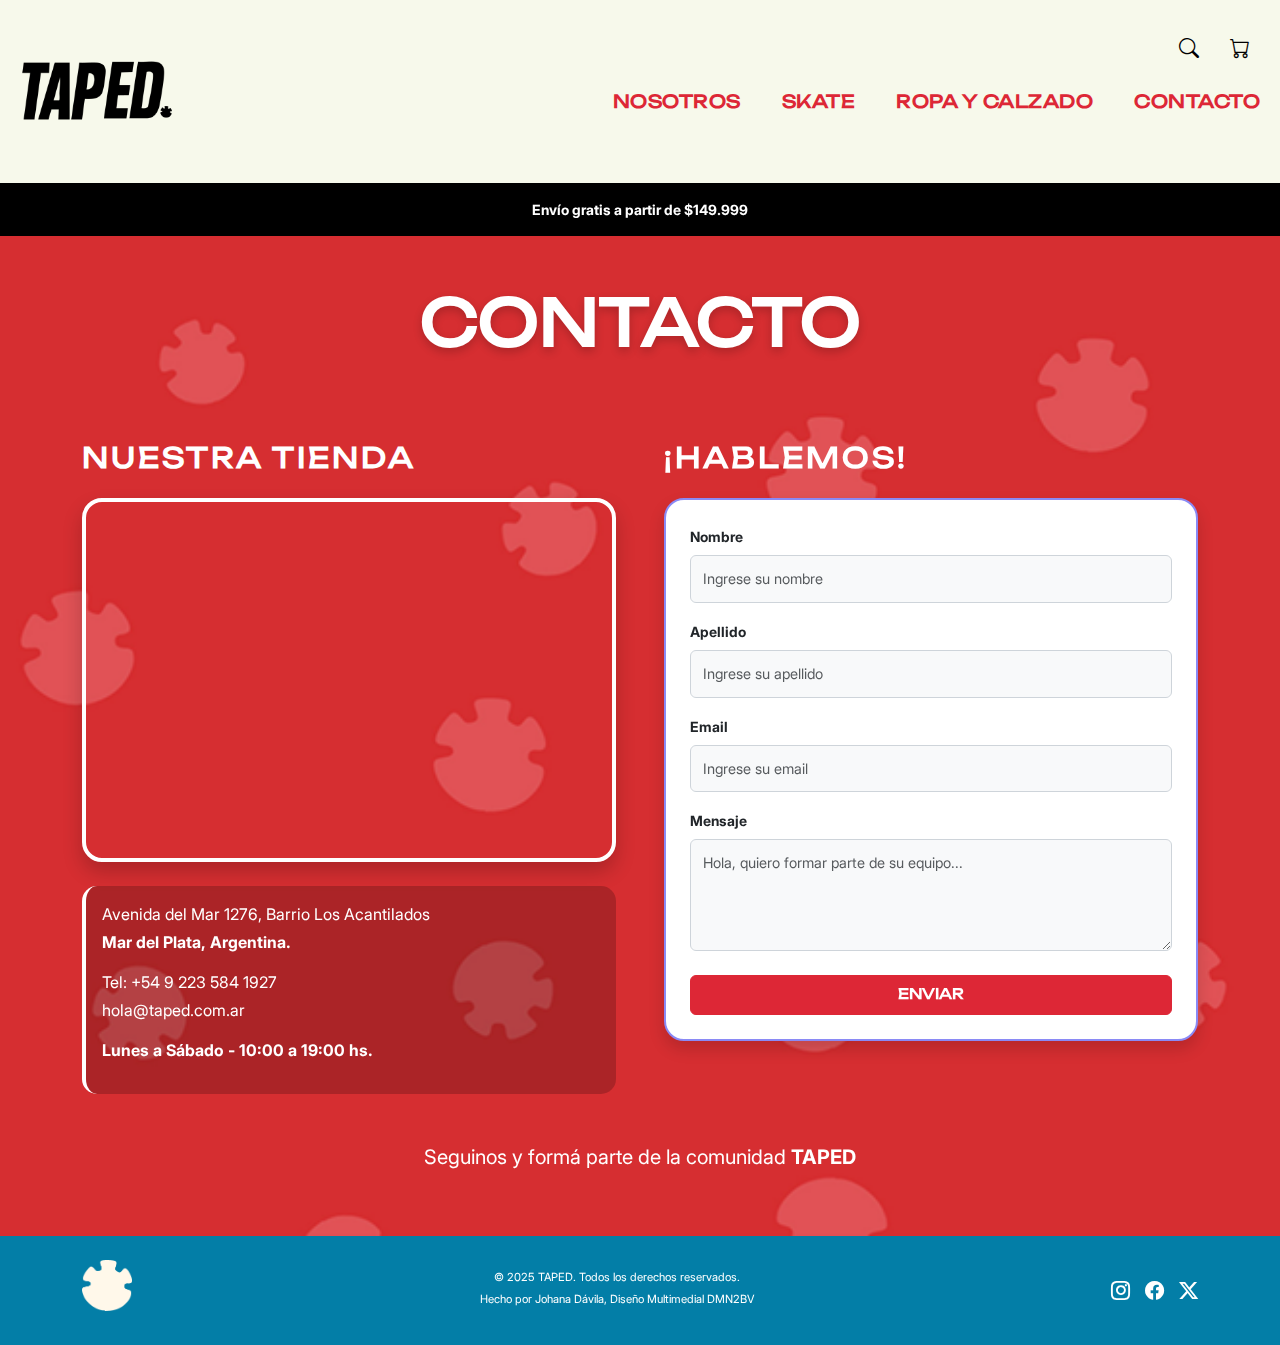
<file: secciones/contacto.html>
<!doctype html>
<html lang="es">

<head>
    <meta charset="utf-8">
    <meta name="viewport" content="width=device-width, initial-scale=1">
    <title>TAPED BA - Contacto</title>

    <link href="../css/bootstrap.min.css" rel="stylesheet">
    <link href="../css/base.css" rel="stylesheet">
    <link href="../css/tablet.css" rel="stylesheet" media="(min-width: 768px)">
    <link href="../css/desktop.css" rel="stylesheet" media="(min-width: 992px)">
    <link rel="stylesheet" href="https://cdn.jsdelivr.net/npm/bootstrap-icons@1.11.3/font/bootstrap-icons.min.css">
</head>

<body>
    <header>
        <nav class="navbar navbar-expand-lg navbar-dark bg-custom-dark">
            <div class="container-fluid">
                <a class="navbar-brand" href="../index.html">
                    <h1 class="m-0">
                        <picture>
                            <source srcset="../multimedia/logo-desktop.png" media="(min-width: 992px)">
                            <source srcset="../multimedia/logo-tablet.png" media="(min-width: 768px)">
                            <img src="../multimedia/logo-mobile.png" alt="Logo de TAPED BA" class="navbar-logo">
                        </picture>
                        <span class="visually-hidden">TAPED BA</span>
                    </h1>
                </a>

                <button class="navbar-toggler" type="button" data-bs-toggle="collapse" data-bs-target="#menuCollapse"
                    aria-controls="menuCollapse" aria-expanded="false" aria-label="Toggle navigation">
                    <span class="navbar-toggler-icon"></span>
                </button>

                <div class="d-flex d-lg-none align-items-center position-absolute end-0 me-3">
                    <a href="#" class="nav-link text-white me-3"><i class="bi bi-search fs-5"></i></a>
                    <a href="#" class="nav-link text-white"><i class="bi bi-cart fs-5"></i></a>
                </div>

                <div class="d-none d-lg-flex align-items-center icons-desktop">
                    <a href="#" class="nav-link text-dark me-3"><i class="bi bi-search"></i></a>
                    <a href="#" class="nav-link text-dark"><i class="bi bi-cart"></i></a>
                </div>

                <div class="collapse navbar-collapse" id="menuCollapse">
                    <ul class="navbar-nav text-center">
                        <li class="nav-item"><a class="nav-link" href="nosotros.html">Nosotros</a></li>
                        <li class="nav-item"><a class="nav-link" href="skate.html">Skate</a></li>
                        <li class="nav-item"><a class="nav-link" href="ropaycalzado.html">Ropa y Calzado</a></li>
                        <li class="nav-item"><a class="nav-link" href="contacto.html">Contacto</a></li>
                    </ul>
                </div>
            </div>
        </nav>
        <div id="topBarCarousel" class="carousel slide carousel-fade bg-custom-red" data-bs-ride="carousel">
            <ul class="carousel-inner text-center py-2 list-unstyled m-0 p-0">
                <li class="carousel-item active py-2" data-bs-interval="2500">
                    <p class="mb-0 text-white small fw-bold">Envío gratis a partir de $149.999</p>
                </li>
                <li class="carousel-item py-2" data-bs-interval="2500">
                    <p class="mb-0 text-white small fw-bold">3 y 6 Cuotas Sin Interés</p>
                </li>
            </ul>
        </div>
    </header>

    <main>

        <div class="d-lg-none bg-custom-dark-gray">
            <section class="contact-banner">
                <figure class="figure w-100 m-0 p-0 border-0">
                    <picture>
                        <source srcset="../multimedia/contacto-banner.png" media="(min-width: 768px)">
                        <img src="../multimedia/contacto-banner.png" class="img-fluid w-100" alt="Banner Contacto">
                    </picture>
                </figure>
                <div class="contact-banner-caption">
                    <h1 class="contact-title">CONTACTO</h1>
                </div>
            </section>

            <section class="contact-form-section py-5 text-white">
                <div class="container">
                    <div class="row justify-content-center">
                        <div class="col-12 col-md-10 col-lg-8">
                            <div class="text-center mb-4">
                                <h2 class="contact-title">¿QUÉ ONDA?</h2>
                                <p class="contact-subtitle">Dejanos tu mensaje y te respondemos lo antes posible</p>
                            </div>
                            <form class="row g-3 contact-form">
                                <div class="col-12">
                                    <label class="form-label contact-label">Nombre</label>
                                    <input type="text" class="form-control contact-input"
                                        placeholder="Ingresá tu nombre">
                                </div>
                                <div class="col-12">
                                    <label class="form-label contact-label">Apellido</label>
                                    <input type="text" class="form-control contact-input"
                                        placeholder="Ingresá tu apellido">
                                </div>
                                <div class="col-12">
                                    <label class="form-label contact-label">Email</label>
                                    <input type="email" class="form-control contact-input"
                                        placeholder="Ingresá tu email">
                                </div>
                                <div class="col-12">
                                    <label class="form-label contact-label">Mensaje</label>
                                    <textarea class="form-control contact-input" rows="5"
                                        placeholder="Hola..."></textarea>
                                </div>
                                <div class="col-12 text-center mt-4">
                                    <button type="submit" class="btn btn-custom-red w-100">Enviar</button>
                                </div>
                            </form>
                        </div>
                    </div>
                </div>
            </section>

            <section class="contact-store-section py-5 bg-black text-white">
                <div class="container">
                    <h2 class="section-title text-center mb-4">VENÍ PRONTO</h2>
                    <div class="row g-4 align-items-center">
                        <div class="col-12 col-md-6">
                            <div class="map-responsive">
                                <iframe
                                    src="https://www.google.com/maps/embed?pb=!1m18!1m12!1m3!1d3143.992488423866!2d-57.557545!3d-38.005505!2m3!1f0!2f0!3f0!3m2!1i1024!2i768!4f13.1!3m3!1m2!1s0x9584de0306b3626f%3A0x6543008427d071f9!2sMar%20del%20Plata%2C%20Provincia%20de%20Buenos%20Aires!5e0!3m2!1ses!2sar!4v1646165000000!5m2!1ses!2sar"
                                    width="100%" height="300" style="border:0;" allowfullscreen=""
                                    loading="lazy"></iframe>
                            </div>
                        </div>

                        <div class="col-12 col-md-6 text-start">
                            <p class="store-info-text">Avenida del Mar 1276, Barrio Los Acantilados, <br><span
                                    class="fw-bold">Mar del Plata, Argentina.</span></p>
                            <p class="store-info-text fw-bold">Lunes a Sábado - 10:00 a 19:00 hs.</p>
                        </div>
                    </div>
                </div>
            </section>
        </div>


        <div class="d-none d-lg-block contact-desktop-bg">

            <section class="py-5 text-center">
                <h1 class="contact-desktop-title">CONTACTO</h1>
            </section>

            <div class="container pb-5">
                <div class="row g-5">

                    <div class="col-lg-6">
                        <h2 class="section-title text-white mb-4 text-start">NUESTRA TIENDA</h2>

                        <div class="map-desktop-wrapper mb-4">
                            <iframe
                                src="https://www.google.com/maps/embed?pb=!1m18!1m12!1m3!1d3143.992488423866!2d-57.557545!3d-38.005505!2m3!1f0!2f0!3f0!3m2!1i1024!2i768!4f13.1!3m3!1m2!1s0x9584de0306b3626f%3A0x6543008427d071f9!2sMar%20del%20Plata%2C%20Provincia%20de%20Buenos%20Aires!5e0!3m2!1ses!2sar!4v1646165000000!5m2!1ses!2sar"
                                width="100%" height="350" style="border:0;" allowfullscreen="" loading="lazy"></iframe>
                        </div>

                        <div class="address-box p-3">
                            <p class="text-white mb-1">Avenida del Mar 1276, Barrio Los Acantilados</p>
                            <p class="text-white fw-bold mb-3">Mar del Plata, Argentina.</p>

                            <p class="text-white mb-1">Tel: +54 9 223 584 1927</p>
                            <p class="text-white mb-3">hola@taped.com.ar</p>

                            <p class="text-white fw-bold">Lunes a Sábado - 10:00 a 19:00 hs.</p>
                        </div>
                    </div>

                    <div class="col-lg-6">
                        <h2 class="section-title text-white mb-4 text-start">¡HABLEMOS!</h2>

                        <div class="contact-form-desktop-wrapper p-4 bg-white rounded-3 shadow">
                            <form class="row g-3">
                                <div class="col-12">
                                    <label class="form-label text-dark fw-bold small">Nombre</label>
                                    <input type="text" class="form-control bg-light border-0"
                                        placeholder="Ingrese su nombre">
                                </div>
                                <div class="col-12">
                                    <label class="form-label text-dark fw-bold small">Apellido</label>
                                    <input type="text" class="form-control bg-light border-0"
                                        placeholder="Ingrese su apellido">
                                </div>
                                <div class="col-12">
                                    <label class="form-label text-dark fw-bold small">Email</label>
                                    <input type="email" class="form-control bg-light border-0"
                                        placeholder="Ingrese su email">
                                </div>
                                <div class="col-12">
                                    <label class="form-label text-dark fw-bold small">Mensaje</label>
                                    <textarea class="form-control bg-light border-0" rows="4"
                                        placeholder="Hola, quiero formar parte de su equipo..."></textarea>
                                </div>
                                <div class="col-12 mt-4">
                                    <button type="submit"
                                        class="btn btn-custom-red w-100 py-2 fw-bold text-uppercase">Enviar</button>
                                </div>
                            </form>
                        </div>
                    </div>

                </div>

                <div class="text-center mt-5 text-white">
                    <p class="fs-5">Seguinos y formá parte de la comunidad <strong>TAPED</strong></p>
                </div>

            </div>
        </div>

    </main>

    <footer class="footer-section bg-custom-blue py-4">
        <div class="container d-flex flex-column flex-md-row justify-content-between align-items-center">
            <div class="mb-3 mb-md-0"><img src="../multimedia/iso-footer.png" alt="Isotipo Taped" class="footer-logo">
            </div>
            <div class="text-center mb-3 mb-md-0">
                <p class="footer-text">© 2025 TAPED. Todos los derechos reservados.</p>
                <p class="footer-text">Hecho por Johana Dávila, Diseño Multimedial DMN2BV</p>
            </div>
            <div class="footer-social-icons">
                    <a href="https://www.instagram.com" target="_blank" rel="noopener noreferrer"
                        aria-label="Instagram">
                        <i class="bi bi-instagram"></i>
                    </a>
                    <a href="https://www.facebook.com" target="_blank" rel="noopener noreferrer" aria-label="Facebook">
                        <i class="bi bi-facebook"></i>
                    </a>
                    <a href="https://www.x.com" target="_blank" rel="noopener noreferrer" aria-label="X (Twitter)">
                        <i class="bi bi-twitter-x"></i>
                    </a>
                </div>
        </div>
    </footer>

    <script src="../js/bootstrap.bundle.min.js"></script>
</body>

</html>
</file>
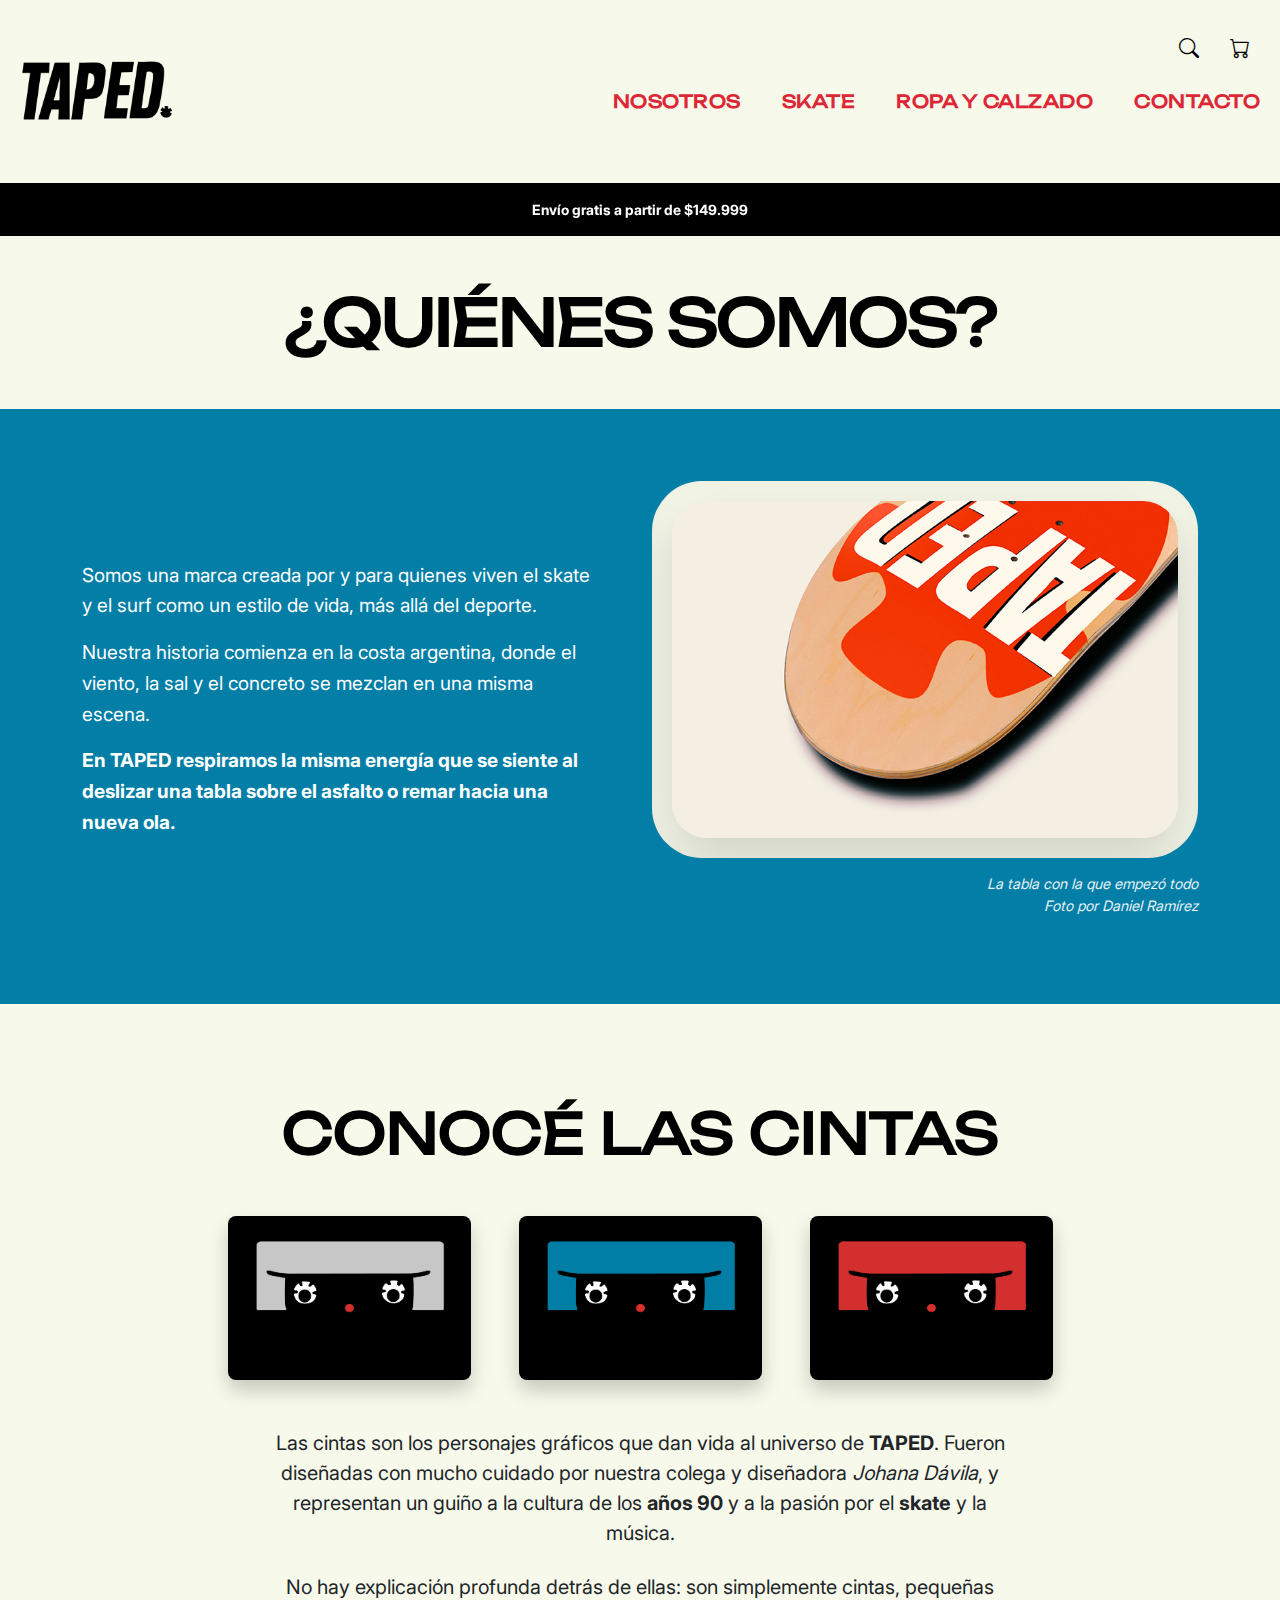
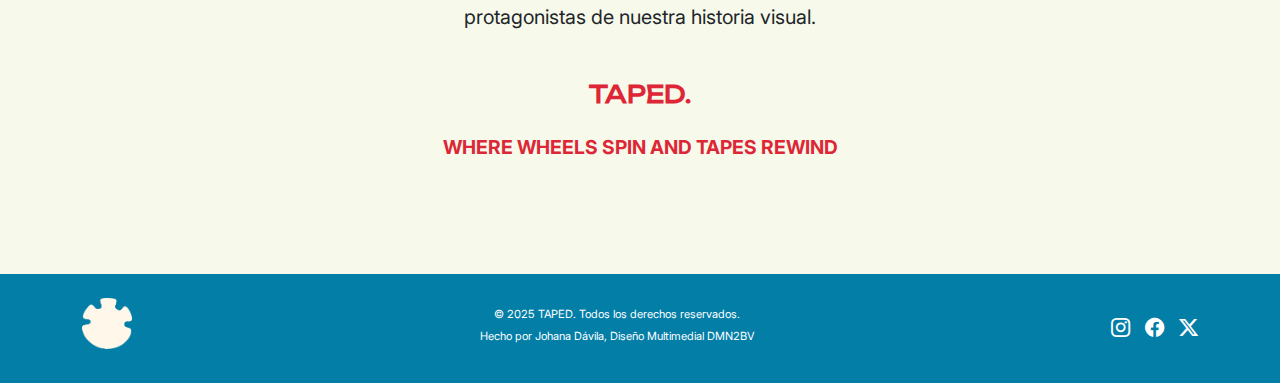
<file: secciones/nosotros.html>
<!doctype html>
<html lang="es">

<head>
    <meta charset="utf-8">
    <meta name="viewport" content="width=device-width, initial-scale=1">
    <title>TAPED BA - Nosotros</title>

    <link href="../css/bootstrap.min.css" rel="stylesheet">
    <link href="../css/base.css" rel="stylesheet">
    <link href="../css/tablet.css" rel="stylesheet" media="(min-width: 768px)">
    <link href="../css/desktop.css" rel="stylesheet" media="(min-width: 992px)">
    <link rel="stylesheet" href="https://cdn.jsdelivr.net/npm/bootstrap-icons@1.11.3/font/bootstrap-icons.min.css">
</head>

<body>
    <header>
        <nav class="navbar navbar-expand-lg navbar-dark bg-custom-dark">
            <div class="container-fluid">
                <a class="navbar-brand" href="../index.html">
                    <h1 class="m-0">
                        <picture>
                            <source srcset="../multimedia/logo-desktop.png" media="(min-width: 992px)">
                            <source srcset="../multimedia/logo-tablet.png" media="(min-width: 768px)">
                            <img src="../multimedia/logo-mobile.png" alt="Logo de TAPED BA" class="navbar-logo">
                        </picture>
                        <span class="visually-hidden">TAPED BA</span>
                    </h1>
                </a>

                <button class="navbar-toggler" type="button" data-bs-toggle="collapse" data-bs-target="#menuCollapse"
                    aria-controls="menuCollapse" aria-expanded="false" aria-label="Toggle navigation">
                    <span class="navbar-toggler-icon"></span>
                </button>

                <div class="d-flex d-lg-none align-items-center position-absolute end-0 me-3">
                    <a href="#" class="nav-link text-white me-3"><i class="bi bi-search fs-5"></i></a>
                    <a href="#" class="nav-link text-white"><i class="bi bi-cart fs-5"></i></a>
                </div>

                <div class="d-none d-lg-flex align-items-center icons-desktop">
                    <a href="#" class="nav-link text-dark me-3"><i class="bi bi-search"></i></a>
                    <a href="#" class="nav-link text-dark"><i class="bi bi-cart"></i></a>
                </div>

                <div class="collapse navbar-collapse" id="menuCollapse">
                    <ul class="navbar-nav text-center">
                        <li class="nav-item"><a class="nav-link active" href="nosotros.html">Nosotros</a></li>
                        <li class="nav-item"><a class="nav-link" href="skate.html">Skate</a></li>
                        <li class="nav-item"><a class="nav-link" href="ropaycalzado.html">Ropa y Calzado</a></li>
                        <li class="nav-item"><a class="nav-link" href="contacto.html">Contacto</a></li>
                    </ul>
                </div>
            </div>
        </nav>

        <div id="topBarCarousel" class="carousel slide carousel-fade bg-custom-red" data-bs-ride="carousel">
            <ul class="carousel-inner text-center py-2 list-unstyled m-0 p-0">
                <li class="carousel-item active py-2" data-bs-interval="2500">
                    <p class="mb-0 text-white small fw-bold">Envío gratis a partir de $149.999</p>
                </li>
                <li class="carousel-item py-2" data-bs-interval="2500">
                    <p class="mb-0 text-white small fw-bold">3 y 6 Cuotas Sin Interés</p>
                </li>
            </ul>
        </div>
    </header>

    <main>

        <div class="d-lg-none">

            <section class="nosotros-header bg-black text-white pt-4">
                <div class="container">
                    <h2 class="section-title text-center mb-4">¿Quiénes Somos?</h2>
                </div>
                <div class="container-fluid p-0">
                    <figure class="figure w-100 m-0">
                        <picture>
                            <source srcset="../multimedia/nosotros-banner-tablet.png" media="(min-width: 768px)">
                            <img src="../multimedia/nosotros-banner-mobile.png" class="figure-img img-fluid w-100"
                                alt="Banner Quienes Somos Taped">
                        </picture>
                    </figure>
                </div>
            </section>

            <section class="nosotros-content bg-custom-darkblue py-5 text-white">
                <div class="container">
                    <article class="mb-3 px-3 text-center col-md-10 col-lg-8 mx-auto">
                        <p class="nosotros-text">En TAPED respiramos la misma energía que se siente al deslizar una
                            tabla sobre el asfalto o remar hacia una nueva ola.</p>
                        <p class="nosotros-text">Somos una marca creada por y para quienes viven el skate y el surf como
                            un estilo de vida, más allá del deporte...</p>
                        <p class="nosotros-text">Somos parte del mismo movimiento que nos inspira: andar, caerse,
                            aprender y volver a intentarlo.</p>
                    </article>
                </div>
            </section>

            <section class="bg-custom-gray py-5">
                <div class="container">
                    <h3 class="section-title text-center text-white mb-4">MEET THE TAPES</h3>
                    <ul class="row g-3 px-3 list-unstyled m-0 p-0">
                        <li class="col-4">
                            <img src="../multimedia/cassettegris.png" class="img-fluid w-100" alt="Cassette gris">
                        </li>
                        <li class="col-4">
                            <img src="../multimedia/casseteazul.png" class="img-fluid w-100" alt="Cassette azul">
                        </li>
                        <li class="col-4">
                            <img src="../multimedia/cassetterojo.png" class="img-fluid w-100" alt="Cassette rojo">
                        </li>
                    </ul>
                </div>
            </section>

        </div>
        <div class="d-none d-lg-block bg-light-cream">

            <section class="py-5">
                <div class="container text-center">
                    <h1 class="display-3 fw-bold text-uppercase text-black mb-0"
                        style="font-family: 'Unbounded', sans-serif; letter-spacing: -2px;">
                        ¿QUIÉNES SOMOS?
                    </h1>
                </div>
            </section>

            <section class="bg-custom-blue py-5">
                <div class="container py-4">
                    <div class="row align-items-center">
                        <div class="col-lg-6 pe-lg-5">
                            <p class="nosotros-desktop-text">
                                Somos una marca creada por y para quienes viven el skate y el surf como un estilo de
                                vida, más allá del deporte.
                            </p>
                            <p class="nosotros-desktop-text">
                                Nuestra historia comienza en la costa argentina, donde el viento, la sal y el concreto
                                se mezclan en una misma escena.
                            </p>
                            <p class="nosotros-desktop-text">
                                <strong>En TAPED respiramos la misma energía que se siente al deslizar una tabla sobre
                                    el asfalto o remar hacia una nueva ola.</strong>
                            </p>
                        </div>

                        <div class="col-lg-6">
                            <div
                                class="nosotros-card-img position-relative d-flex justify-content-center align-items-center">
                                <img src="../multimedia/skateboard-desktop.png" alt="Tabla Skate Taped"
                                    class="img-fluid shadow-lg">
                            </div>
                            <p class="nosotros-img-caption">
                                La tabla con la que empezó todo<br>
                                Foto por Daniel Ramírez
                            </p>
                        </div>
                    </div>
                </div>
            </section>

            <section class="py-5 bg-light-cream" style="background-color: #F7F9EB;">
                <div class="container py-5 text-center">
                    <h2 class="display-4 fw-bold text-uppercase text-black mb-5"
                        style="font-family: 'Unbounded', sans-serif;">
                        CONOCÉ LAS CINTAS
                    </h2>

                    <div class="row justify-content-center g-5 mb-5">
                        <div class="col-lg-3">
                            <div class="cassette-box bg-black rounded-3 p-3">
                                <img src="../multimedia/cassettegris.png" class="img-fluid" alt="Cassette Gris">
                            </div>
                        </div>
                        <div class="col-lg-3">
                            <div class="cassette-box bg-black rounded-3 p-3">
                                <img src="../multimedia/casseteazul.png" class="img-fluid" alt="Cassette Azul">
                            </div>
                        </div>
                        <div class="col-lg-3">
                            <div class="cassette-box bg-black rounded-3 p-3">
                                <img src="../multimedia/cassetterojo.png" class="img-fluid" alt="Cassette Rojo">
                            </div>
                        </div>
                    </div>

                    <div class="row justify-content-center">
                        <div class="col-lg-8 text-dark">
                            <p class="fs-5 mb-4">
                                Las cintas son los personajes gráficos que dan vida al universo de
                                <strong>TAPED</strong>.
                                Fueron diseñadas con mucho cuidado por nuestra colega y diseñadora <em>Johana
                                    Dávila</em>, y representan un guiño a la cultura de los <strong>años 90</strong> y a
                                la pasión por el
                                <strong>skate</strong> y la música.
                            </p>
                            <p class="fs-5 mb-5">
                                No hay explicación profunda detrás de ellas: son simplemente cintas, pequeñas
                                protagonistas de nuestra historia visual.
                            </p>

                            <h3 class="fw-bold text-uppercase mb-0" style="color: #DD2736; font-size: 1.5rem;">
                                TAPED.
                            </h3> <br>
                            <p class="fw-bold text-uppercase" style="color: #DD2736; font-size: 1.2rem;">
                                where wheels spin and tapes rewind
                            </p>
                        </div>
                    </div>
                </div>
            </section>

        </div>
    </main>

    <footer class="footer-section bg-custom-blue py-4">
        <div class="container d-flex flex-column flex-md-row justify-content-between align-items-center">
            <div class="mb-3 mb-md-0">
                <img src="../multimedia/iso-footer.png" alt="Isotipo Taped" class="footer-logo">
            </div>
            <div class="text-center mb-3 mb-md-0">
                <p class="footer-text">© 2025 TAPED. Todos los derechos reservados.</p>
                <p class="footer-text">Hecho por Johana Dávila, Diseño Multimedial DMN2BV</p>
            </div>
               <div class="footer-social-icons">
                    <a href="https://www.instagram.com" target="_blank" rel="noopener noreferrer"
                        aria-label="Instagram">
                        <i class="bi bi-instagram"></i>
                    </a>
                    <a href="https://www.facebook.com" target="_blank" rel="noopener noreferrer" aria-label="Facebook">
                        <i class="bi bi-facebook"></i>
                    </a>
                    <a href="https://www.x.com" target="_blank" rel="noopener noreferrer" aria-label="X (Twitter)">
                        <i class="bi bi-twitter-x"></i>
                    </a>
                </div>
        </div>
    </footer>

    <script src="../js/bootstrap.bundle.min.js"></script>
</body>

</html>
</file>
<file: css/tablet.css>
/* =========================================
   TABLET.CSS - SE APLICA SOLO EN >= 768px
   ========================================= */

/* Ajuste de tipografías para que no sean tan chicas como mobile ni gigantes como desktop */
.hero-title {
    font-size: 3.5rem;
}

/* Bordes en las cards para tablet */
.productos-destacados .product-card-grid,
.product-card-skate,
.product-card-related {
    border: 3px solid #037EA7 !important;
}

/* Hover sutil en tablet (ya que algunas tienen mouse/teclado) */
.productos-destacados .product-card-grid:hover {
    background-color: #2c2c2c;
    transform: translateY(-5px);
    transition: all 0.3s ease;
}

/* =========================================
   AJUSTES INTERNOS PARA TABLET (>= 768px)
   ========================================= */

/* La imagen debe ocupar todo el fondo de forma absoluta */
.skate-banner figure {
    position: absolute;
    top: 0;
    left: 0;
    width: 100%;
    height: 100%;
    margin: 0;
    z-index: 0;
    /* Se queda atrás */
}

.skate-banner img {
    width: 100%;
    height: 100%;
    object-fit: cover;
    /* Recorta la imagen para llenar el espacio sin deformar */
    opacity: 0.6;
    /* Un poco oscuro para que el texto blanco resalte */
}

/* El contenedor del texto FLOTA sobre la imagen */
.skate-banner-caption {
    position: absolute;
    top: 50%;
    left: 50%;
    transform: translate(-50%, -50%);
    /* Centrado perfecto vertical y horizontal */
    text-align: center;
    width: 100%;
    z-index: 2;
    /* Se pone por delante de la imagen */
}

.skate-title {
    font-family: 'Inter', sans-serif;
    font-weight: 700;
    /* Extra Bold se ve mejor en banners */
    font-size: 3rem;
    text-transform: uppercase;
    color: #ffffff;
    /* Blanco obligatorio sobre fondo oscuro */
    margin: 0;
    line-height: 1;
    text-shadow: 0px 2px 10px rgba(0, 0, 0, 0.8);
    /* Sombra para leerse bien */
}

/* Según tu indicación anterior, el subtítulo se oculta en Mobile */
/* Si quisieras verlo, cambia 'display: none' a 'display: block' y color blanco */
.skate-subtitle {
    display: flex;
    padding-left: 305px;
    font-family: 'inter';
}

/* =========================================
   ESTILOS GENÉRICOS CARDS (SKATE Y RELACIONADOS)
   (Aplica a Mobile y Tablet)
   ========================================= */

/* 1. Estructura Base de la Card (Gris y con Transición) */
.product-card-skate {
    background-color: #037EA7 !important;
    /* Fondo Gris Solicitado */
    color: #ffffff;
    border-radius: 8px;
    overflow: hidden;
    width: 100%;
    margin: 0 auto;
    /* Preparar animación suave */
    transition: transform 0.3s ease, box-shadow 0.3s ease;
}


.related-card {
    background-color: #222222;
}

/* 2. Efecto Hover "POP" (Zoom ligero) */
.product-card-skate:hover,
.related-card:hover {
    transform: scale(1.03);
    /* Crece un 3% */
    box-shadow: 0 10px 20px rgba(0, 0, 0, 0.3);
    /* Sombra para dar profundidad */
    z-index: 2;
    position: relative;
}

/* Padding interno */
.product-card-skate .card-body,
.related-card .card-body {
    padding: 0.75rem;
}

/* 3. Títulos (Blanco y Bold) */
.product-card-skate .card-title,
.related-card .card-title {
    font-family: 'Inter', sans-serif;
    font-weight: 700;
    /* Bold */
    font-size: 0.9rem;
    text-transform: uppercase;
    margin-bottom: 0.25rem;
    color: #ffffff !important;
}

/* 4. Texto/Precio (Blanco y Extra Bold) */
.product-card-skate .card-text,
.related-card .card-text {
    font-family: 'Inter', sans-serif;
    font-weight: 900;
    /* Extra Bold */
    font-size: 1rem;
    color: #ffffff !important;
    margin-bottom: 0;
}

/* 5. Botón Azul (Añadir al carrito) */
.btn-custom-blue {
    background-color: #ffffff;
    /* Fondo blanco */
    border: 2px solid #ffffff;
    color: #037EA7;
    /* Texto azul */
    font-family: 'Inter', sans-serif;
    font-weight: 700;
    padding: 0.5rem 1rem;
    border-radius: 4px;
    transition: all 0.3s ease;
}

.btn-custom-blue:hover {
    background-color: #DD2736;
    /* Fondo Rojo */
    color: #ffffff;
    /* Texto Blanco */
    border-color: #DD2736;
}

/* 6. Corazón (Visible sobre fondo gris) */
.btn-heart {
    color: #ffffff !important;
    font-size: 1.5rem;
    z-index: 10;
    position: relative;
    transition: transform 0.2s;
    text-shadow: 0 0 2px rgba(0, 0, 0, 0.5);
}

.btn-heart:hover {
    color: #DD2736 !important;
    transform: scale(1.2);
}



/* Página Ropa (Banner más alto) */
.page-banner {
    min-height: 350px;
}

.page-title {
    font-size: 3.5rem;
}

/* =========================================
   CARDS RELACIONADAS (ROPA Y CALZADO) - TABLET
   ========================================= */

.product-card-related {
    background-color: #555555;
    /* Fondo Gris */
    color: #ffffff;
    border-radius: 8px;
    overflow: hidden;

    /* Ajustes Específicos Tablet */
    border: 3px solid #037EA7 !important;
    /* Borde Azul */
    height: 100%;
    /* Para que todas tengan la misma altura en la fila */
    transition: transform 0.3s ease, box-shadow 0.3s ease;
}

/* Efecto Hover */
.product-card-related:hover {
    transform: translateY(-5px);
    /* Se levanta un poco */
    box-shadow: 0 10px 20px rgba(0, 0, 0, 0.3);
    cursor: pointer;
}

.product-card-related .card-body {
    padding: 0.75rem;
}

/* Títulos */
.product-card-related .card-title {
    font-family: 'Inter', sans-serif;
    font-weight: 700;
    font-size: 0.9rem;
    text-transform: uppercase;
    margin-bottom: 0.25rem;
    color: #ffffff !important;
}

/* Precios / Texto */
.product-card-related .card-text {
    font-family: 'Inter', sans-serif;
    font-weight: 900;
    font-size: 1rem;
    color: #ffffff !important;
    margin-bottom: 0;
}

/* CORRECCIÓN CENTRADO MENÚ HAMBURGUESA (MOBILE) */

/* 1. El contenedor padre necesita ser relativo */
.navbar .container-fluid {
    position: relative;
    justify-content: space-between;
    /* Mantiene logo izq e iconos der */
}

/* 2. El botón se centra de forma absoluta */
.navbar-toggler {
    position: absolute;
    left: 50%;
    transform: translateX(-50%);
    /* Centrado matemático exacto */
    margin: 0;
    z-index: 1050;
    /* Asegura que quede clickeable */
    border: none;
    /* Quitamos bordes si quedaron */
}

/* Ajuste opcional: si en mobile muy pequeño se encima, reducir padding */
.navbar-logo {
    z-index: 1060;
    position: relative;
}


/* =========================================
   9. FOOTER (CORRECCIÓN LOGO)
   ========================================= */
.bg-custom-blue {
    background-color: #037EA7;
}

.footer-logo {
    /* Hacemos el logo más pequeño y responsivo */
    width: 50px;
    height: auto;
    margin-bottom: 10px;
}

.footer-text {
    font-family: 'Inter', sans-serif;
    font-size: 0.7rem;
    color: #ffffff;
    margin-bottom: 5px;
}

.footer-social-icons a {
    color: #ffffff;
    font-size: 1.2rem;
    margin-left: 10px;
}

/* CONTACTO TABLET */
.contact-store-section .row {
    align-items: center;
    /* Centra verticalmente mapa y texto */
}

.contact-store-section .store-info-text {
    text-align: left !important;
    /* Texto a la izquierda en tablet */
    font-size: 1rem;
}
</file>
<file: css/desktop.css>
/* DESKTOP.CSS - SE APLICA SOLO EN >= 992px*/

/* =========================================
   LIMITAR ANCHO MÁXIMO A 1440px (BOXED LAYOUT)
   Se implementó un contenedor de ancho máximo (max-width) de 1440px en la versión Desktop para mantener la integridad del diseño
    la composición de las imágenes y la legibilidad de los textos en monitores de alta resolución (Ultrawide/4K).
   ========================================= */

@media (min-width: 1441px) {

    /* 1. Pinta el fondo "vacío" de los costados */
    html {
        background-color: #1a1a1a;
        /* Gris oscuro elegante para los bordes */
    }

    /* 2. Centra y limita todo el sitio */
    body {
        max-width: 1440px;
        margin: 0 auto;
        /* Esto centra la caja en la pantalla */
        position: relative;
        box-shadow: 0 0 50px rgba(0, 0, 0, 0.5);
        /* Sombra para separar el sitio del fondo */
        background-color: #F7F9EB;
        /* Asegura que el fondo crema se mantenga adentro */
    }

    /* 3. Asegura que los elementos "fixed" (si hubiera) respeten el ancho */
    .navbar,
    .footer-section {
        max-width: 1440px;
        margin: 0 auto;
        left: 0;
        right: 0;
    }
}

/* 1. AJUSTES GLOBALES DESKTOP */
body {
    background-color: #F7F9EB !important;
    /* Fondo claro */
    color: #000000;
}

/* SOBRESCRIBIR COLOR DE TOPBAR EN DESKTOP */
#topBarCarousel {
    background-color: #000000 !important;
    /* Fuerza Negro sobre el Rojo del HTML */
}

/* Tipografías específicas Desktop */
h1,
h2,
h3,
.navbar-brand,
.btn,
.nav-link,
.display-3,
.display-5,
.display-6,
.section-title {
    font-family: "Unbounded", sans-serif !important;
}

p,
.lead,
.card-text,
.footer-text,
input,
textarea {
    font-family: "Inter", sans-serif;
}

/* 2. NAVBAR DESKTOP (WIRE-FRAME EXACTO) */
.navbar {
    background-color: #F7F9EB !important;
    padding-top: -160px !important;
    padding-bottom: 5px !important;
    height: auto;
}

.navbar .container-fluid {
    position: relative;
    display: flex;
    align-items: center;
    justify-content: space-between;
}

/* LOGO AJUSTADO */
.navbar-brand {
    margin-right: auto;
    padding: 0;
    border: none !important;
    line-height: 0;
}

.navbar-logo {
    width: 170px;
    /* Más pequeño */
    height: auto;
    display: block;
    border: none !important;
    padding: 0 !important;
    margin: 0 !important;
}

/* ÍCONOS (ARRIBA A LA DERECHA) */
.icons-desktop {
    position: absolute;
    top: 25px;
    /* Bien arriba */
    right: 30px;
    /* Pegado a la derecha */
    display: flex !important;
    gap: 15px;
    margin: 0 !important;
    z-index: 20;
}

.icons-desktop i {
    color: #000 !important;
    font-size: 20px;
    /* Tamaño sutil */
    cursor: pointer;
}

/* MENÚ DE LINKS */
.navbar-collapse {
    flex-grow: 0;
    margin-top: 15px;
    /* Espacio justo para no chocar con los iconos */
}

.navbar-nav {
    flex-direction: row;
    gap: 25px;
    margin-left: auto !important;
    margin-right: 0 !important;
}

.navbar-nav .nav-link {
    font-size: 18px;
    /* MÁS GRANDE */
    font-weight: 900;
    /* BIEN GRUESO */
    color: #DD2736 !important;
    text-transform: uppercase;
    margin: 0;
    padding: 0;
    letter-spacing: 0.5px;
    line-height: 1;
}

.navbar-nav .nav-link:hover {
    color: #037EA7 !important;
}

/* 3. HERO BANNER */
.hero-banner {
    min-height: 85vh;
}

/* Altura controlada */
.hero-banner .btn {
    font-size: 30px;
    padding: 12px 40px;
    border-width: 3px;
    border-radius: 50px;
    margin-top: 220%;
}

/* 4. SECCIÓN NOVEDADES */
.novedades-section h2 {
    font-size: 35px;
    /* Más controlado */
    font-weight: 900;
    text-transform: uppercase;
    color: #DD2736 !important;
    margin-bottom: 1.5rem;
    padding-left: 20px;
}

.novedades-section .lead {
    font-size: 1.2rem;
    line-height: 1.6;
    padding-left: 20px;
}

.novedades-section p {
    font-size: 1rem;
    padding-left: 20px;
}

.novedades-section img {
    border: 3px solid #000;
    box-shadow: 8px 8px 0px #000;
    transition: transform 0.3s ease;
}

.novedades-section img:hover {
    transform: translate(-4px, -4px);
    box-shadow: 12px 12px 0px #000;
}


/* 5. NUEVOS INGRESOS & PRODUCTOS DESTACADOS (Estilos Compartidos) */
.nuevos-ingresos,
.productos-destacados {
    background-color: transparent !important;
    background-image: url("../multimedia/nuevosingresos-desktop.png") !important;
    background-size: cover !important;
    background-position: center !important;
    background-repeat: no-repeat !important;
    padding: 80px 0;
    /* Padding vertical equilibrado */
}

/* Corrección Título Productos Destacados (Interletra y tamaño) */
.nuevos-ingresos .section-title,
.productos-destacados .section-title {
    font-size: 50px !important;
    /* Tamaño grande pero no gigante */
    line-height: 1.2;
    font-weight: 900;
    letter-spacing: 2px !important;
    /* SEPARACIÓN PEDIDA */
    text-align: center;
    margin-bottom: 60px;
    color: #ffffff;
    text-transform: uppercase;
    text-shadow: 0 4px 10px rgba(0, 0, 0, 0.3);
}

/* Estilo Botones "Añadir al carrito" (Rojos Píldora - Wireframe) */
.btn-custom-teal,
.product-card-grid .btn {
    background-color: #037EA7 !important;
    /* Rojo Taped */
    color: #ffffff !important;
    font-family: 'Inter', sans-serif;
    font-weight: 700;
    text-transform: none;
    /* Opcional, según prefieras */
    font-size: 1rem;
    padding: 10px 0;
    border-radius: 50px;
    /* Píldora */
    border: none !important;
    width: 100%;
    display: block;
    margin-top: 15px;
    transition: transform 0.2s, background-color 0.2s;
}

.btn-custom-teal:hover,
.product-card-grid .btn:hover {
    background-color: #b91d2a !important;
    /* Rojo más oscuro al hover */
    transform: scale(1.02);
}


/* 6. COLECCIÓN COOL THINGS (Ajuste de Proporciones) */
.cool-things-desktop {
    padding: 60px 0;
    /* Menos altura */
    background-color: #0C0C0C;
    color: #fff;
    overflow: hidden;
}

/* 6. COLECCIÓN COOL THINGS (DISEÑO WIREFRAME FINAL) */
.cool-things-desktop {
    background-color: #DD2736 !important;
    /* FONDO ROJO */
    padding: 0;
    height: 750px;
    /* Altura fija para encuadrar la composición */
    overflow: hidden;
    position: relative;
    display: flex;
    align-items: center;
    justify-content: center;
}

/* Ocultamos el título H2 gigante porque no está en el wireframe */
.cool-things-desktop h2 {
    display: none !important;
}

/* --- CINTAS DE TEXTO (TICKERS) --- */
.ticker-wrap {
    position: absolute;
    width: 100%;
    left: 0;
    z-index: 1;
    /* Detrás de la ropa */
    pointer-events: none;
}

.ticker-top {
    top: -55px !important;
}

.ticker-bottom {
    bottom: 40px;
}

.cool-things-desktop .ticker-content span {
    font-family: "Inter", sans-serif;
    /* Tipografía limpia */
    font-weight: 700;
    font-size: 60px;
    /* Texto grande de fondo */
    color: #ffffff !important;
    /* Blanco puro */
    opacity: 1;
    text-transform: lowercase;
    /* 'sneakers' en minúscula como el diseño */
    margin: 0 20px;
    -webkit-text-stroke: 0px !important;
    /* Sin borde, sólido */
    letter-spacing: -2px;
}

/* Ajuste específico para la cinta de abajo (COOL CLOTHING) */
.ticker-bottom .ticker-content span {
    text-transform: uppercase;
    /* COOL CLOTHING en mayúscula */
    font-size: 40px;
}

/* --- COMPOSICIÓN IMÁGENES --- */
.cool-things-content-desktop {
    position: relative;
    width: 100%;
    height: 100%;
    max-width: 14040px;
    margin: 0 auto;
}

/* 1. CAMISETA (Centro) */
.cool-things-content-desktop img[src*="tatuajecamisa"] {
    position: absolute;
    left: -15%;
    bottom: -160px;
    transform: translate(-50%, -45%);
    /* Centrado exacto */
    height: 600px;
    /* Tamaño protagonista */
    width: auto;
    z-index: 10;
}

/* 2. CAJAS (AMBAS A LA DERECHA) */

/* Caja Roja (Arriba Derecha) */
.cool-things-content-desktop img[src*="cajaroja"] {
    position: absolute;
    right: 5% !important;
    top: 25%;
    left: auto !important;
    bottom: auto !important;
    width: 500px !important;
    /* Tamaño grande */
    transform: rotate(0deg);
    z-index: 11;
}

/* Caja Azul (Abajo Derecha - Debajo de la roja) */
.cool-things-content-desktop img[src*="cajaazul"] {
    position: absolute;
    right: 5%;
    top: -30% !important;
    /* Ubicada debajo de la roja */
    left: auto !important;
    bottom: auto !important;
    width: 420px !important;
    transform: rotate(-10deg);
    /* Ligera rotación como si cayera */
    z-index: 12;
}

/* 8. NEWSLETTER DESKTOP (FINAL CORREGIDO) */
.newsletter-desktop {
    padding: 100px 0;
    background-color: #F4F6E6 !important;
    /* Fondo Crema */
}

.newsletter-title-desktop {
    font-family: "Unbounded", sans-serif !important;
    font-size: 50px !important;
    color: #DD2736 !important;
    /* Rojo */
    font-weight: 900;
    letter-spacing: -2px;
    line-height: 1;
}

.newsletter-desktop .lead {
    font-family: "Inter", sans-serif;
    color: #000;
    font-size: 1.2rem;
}

/* --- CASSETTE (RECTO Y FLOTANDO) --- */
.newsletter-cassette-img {
    width: 180px !important;
    /* Tamaño pequeño controlado */
    height: auto;
    display: block;
    margin-bottom: 35px;
    /* Margen negativo para que "flote" sobre el input */
    position: relative;
    z-index: 1;
    /* Detrás del input visualmente o justo encima del borde */
    /* QUITAMOS EL TRANSFORM ROTATE QUE LO HACÍA VER DOBLADO */
}

/* --- AVATAR PEQUEÑO (Icono dentro del input) --- */
.newsletter-avatar {
    position: absolute;
    top: 50%;
    left: 10px;
    transform: translateY(-50%);
    z-index: 10;
}

.newsletter-avatar img {
    width: 45px;
    height: 45px;
    border-radius: 50%;
    border: 2px solid #000;
}

/* --- INPUT (GRIS Y BORDE NEGRO) --- */
.newsletter-input-desktop {
    height: 70px !important;
    background-color: #EEEEEE !important;
    /* Gris suave */
    border: 3px solid #000 !important;
    border-radius: 15px !important;
    padding-left: 65px !important;
    /* Espacio para el avatar */
    font-size: 1.2rem;
    width: 100%;
    box-shadow: none !important;
    position: relative;
    z-index: 5;
    /* Sobre el cassette */
}

.newsletter-input-desktop::placeholder {
    color: #666;
    font-weight: 500;
}

/* --- BOTÓN (NEGRO Y GRUESO) --- */
.newsletter-btn-desktop {
    background-color: #037EA7 !important;
    /* NEGRO */
    color: #ffffff !important;
    border: none !important;
    border-radius: 50px !important;
    padding: 15px 60px;
    font-family: "Unbounded", sans-serif;
    font-weight: 900;
    font-size: 1.2rem;
    text-transform: uppercase;
    margin-top: 15px;
    transition: transform 0.2s ease;
    cursor: pointer;
    box-shadow: 5px 5px 0px rgba(0, 0, 0, 0.2);
    /* Sombra sólida sutil */
}

.newsletter-btn-desktop:hover {
    transform: scale(1.05);
    background-color: #DD2736 !important;
}

.footer-social-icons a:hover {
    opacity: 0.7;
}

/* =========================================
   PÁGINA NOSOTROS (DESKTOP)
   ========================================= */

/* Fondo Azul Intenso */
.bg-custom-blue {
    background-color: #037EA7 !important;
}

/* Fondo Crema General */
.bg-light-cream {
    background-color: #F7F9EB !important;
}

/* CONTENEDOR (MARCO BEIGE) */
.nosotros-card-img {
    background-color: #F7F9EB !important;
    border-radius: 50px !important;
    /* Borde redondeado externo */
    padding: 20px !important;
    /* ESTO ES EL GROSOR DEL "MARGENCITO" */
    overflow: hidden;
    width: 100%;
    /* Asegura que ocupe la columna */
    box-shadow: inset 0 0 20px rgba(0, 0, 0, 0.05);
    /* Sombra interna sutil */
}

/* Cajas Negras de los Cassettes */
.cassette-box {
    background-color: #000000;
    border-radius: 15px;
    transition: transform 0.3s ease;
    box-shadow: 0 10px 20px rgba(0, 0, 0, 0.2);
}

.cassette-box:hover {
    transform: translateY(-10px);
}

/* Tipografía Textos Largos */
.nosotros-desktop-text {
    font-family: 'Inter', sans-serif;
    font-size: 1.2rem;
    line-height: 1.6;
    color: #ffffff;
}

/* IMAGEN (SIN ROTAR Y LLENANDO EL ESPACIO) */
.nosotros-card-img img {
    transform: none !important;
    /* Cero rotación */
    width: 100% !important;
    /* Llena todo el espacio disponible dentro del padding */
    height: auto !important;
    max-width: 100% !important;
    border-radius: 35px !important;
    /* Borde redondeado interno (un poco menos que el externo) */
    display: block;
}

.nosotros-img-caption {
    font-family: 'Inter', sans-serif;
    font-size: 0.9rem;
    /* Tamaño pequeño pero legible */
    color: #ffffff !important;
    /* Blanco puro */
    text-align: right;
    font-style: italic;
    /* Mantenemos la itálica */
    margin-top: 15px;
    /* Separación justa de la imagen */
    opacity: 0.9;
    /* Leve transparencia, no tan gris como el 50% */
    font-weight: 300;
    /* Letra fina */
}

/* =========================================
   PÁGINA SKATE (DESKTOP)
   ========================================= */

/* 1. Banner Principal */
.skate-desktop-banner {
    height: 400px;
    /* Altura fija impactante */
    overflow: hidden;
    position: relative;
}

.skate-desktop-banner .banner-img {
    width: 100%;
    height: 100%;
    object-fit: cover;
    object-position: center;
    /* Centrar la acción */
}

.skate-desktop-title {
    position: absolute;
    top: 40%;
    right: 5%;
    /* A la derecha como en el wireframe */
    transform: translateY(-50%);
    font-family: 'Unbounded', sans-serif !important;
    font-weight: 900;
    font-size: 8rem;
    /* GIGANTE */
    color: #ffffff;
    text-transform: uppercase;
    text-shadow: 0 5px 15px rgba(0, 0, 0, 0.3);
    line-height: 1;
}

/* 2. Barra de Información */
.skate-info-bar {
    background-color: #D9D9D9;
    /* Gris claro según imagen */
    color: #000000;
    font-family: 'Inter', sans-serif;
    border-bottom: 1px solid #ccc;
}

/* 3. Cards de Producto Desktop (Negras) */
.skate-card-desktop {
    background-color: #000000 !important;
    /* Fondo Negro */
    border: 4px solid #000000;
    /* Borde grueso */
    border-radius: 0 !important;
    /* Cuadradas */
    color: #ffffff;
    overflow: hidden;
    transition: transform 0.3s ease;
}

.skate-card-desktop:hover {
    transform: translateY(-5px);
}

.skate-card-desktop .card-img-wrapper {
    background-color: #fff;
    /* Fondo blanco para la imagen del producto */
    padding: 20px;
    text-align: center;
}

.skate-card-desktop .card-body {
    padding: 1.5rem;
    text-align: left;
    /* Texto alineado a la izquierda */
}

.skate-card-desktop .card-title {
    font-family: 'Unbounded', sans-serif;
    font-weight: 700;
    font-size: 1rem;
    margin-bottom: 0.5rem;
    color: #ffffff !important;
}

.skate-card-desktop .card-text {
    font-family: 'Inter', sans-serif;
    font-weight: 400;
    font-size: 0.9rem;
    margin-bottom: 1rem;
    color: #cccccc;
}

/* Botón Azul Píldora */
.btn-skate-desktop {
    background-color: #037EA7 !important;
    /* Azul Petróleo */
    color: #ffffff !important;
    width: 100%;
    border-radius: 50px !important;
    font-weight: 700;
    text-transform: none;
    /* "Añadir al carrito" normal */
    padding: 10px 0;
    border: none;
    transition: background-color 0.3s;
}

.btn-skate-desktop:hover {
    background-color: #DD2736 !important;
}

/* Ajuste Tira Roja */
.bg-custom-red {
    background-color: #DD2736 !important;
}

/* =========================================
   PÁGINA ROPA Y CALZADO (DESKTOP)
   ========================================= */

/* 1. Banner Ropa */
.ropa-desktop-banner {
    height: 450px;
    position: relative;
    overflow: hidden;
}

.ropa-desktop-title {
    position: absolute;
    top: 50%;
    left: 50%;
    transform: translate(-50%, -50%);
    font-family: 'Unbounded', sans-serif;
    font-weight: 900;
    font-size: 5rem;
    /* Grande y centrado */
    color: #ffffff;
    text-transform: uppercase;
    text-shadow: 0 4px 10px rgba(0, 0, 0, 0.5);
    width: 100%;
    text-align: center;
}

/* 2. Títulos de Sección (Negros) */
.ropa-section-title {
    font-family: 'Unbounded', sans-serif;
    font-weight: 900;
    font-size: 3rem;
    text-transform: uppercase;
    color: #000000;
}

/* 3. Cards Ropa Desktop */
.ropa-card-desktop {
    background-color: transparent !important;
    border: none !important;
}

.ropa-card-desktop .card-img-wrapper {
    border: 4px solid #000000;
    /* Borde negro grueso */
    background-color: #ffffff;
    /* Fondo blanco para la foto */
    padding: 0;
    /* Foto al borde o con padding según prefieras */
    overflow: hidden;
    aspect-ratio: 1 / 1;
    /* Cuadradas */
    display: flex;
    align-items: center;
    justify-content: center;
}

.ropa-card-desktop .card-img-wrapper img {
    max-width: 80%;
    max-height: 80%;
    object-fit: contain;
}

.ropa-card-desktop .card-title {
    font-family: 'Inter', sans-serif;
    font-weight: 700;
    font-size: 0.9rem;
    margin-bottom: 0;
    color: #ffffff;
    /* Títulos blancos sobre fondo negro de la card body? */
}

/* Corrección: En el wireframe, el texto está debajo de la foto, sobre el fondo crema. */
.ropa-card-desktop .card-body {
    background-color: #000000;
    /* Caja negra debajo de la foto */
    padding: 15px !important;
    border: 4px solid #000000;
    border-top: none;
    /* Unir con la parte de arriba */
}

.ropa-card-desktop .card-text {
    color: #cccccc;
    font-size: 0.9rem;
    margin-bottom: 10px;
}


/* Fondo rojo suave para cards de calzado (Opcional, como en wireframe) */
.bg-custom-red-light {
    background-color: #DD2736;
    /* Si quieres el fondo rojo dentro del marco negro */
}

/* Estilos Sección INFO (Ropa Desktop) */
.ropa-info-title {
    color: #DD2736 !important;
    /* Rojo */
    font-family: 'Unbounded', sans-serif !important;
    font-weight: 900;
    text-transform: uppercase;
    font-size: 2rem;
    margin-bottom: 1rem;
}

.ropa-info-list li {
    color: #037EA7 !important;
    /* Azul Taped */
    font-family: 'Inter', sans-serif;
    font-size: 1rem;
    margin-bottom: 10px;
    line-height: 1.5;
}

.ropa-info-list strong {
    font-weight: 800;
    /* Negrita fuerte para el título del item */
}

/* =========================================
   PÁGINA CONTACTO (DESKTOP)
   ========================================= */

/* Fondo Rojo Texturizado */
.contact-desktop-bg {
    background-color: #DD2736 !important;
    /* Rojo base */
    background-image: url("../multimedia/nuevosingresos-desktop.png");
    /* Textura rompecabezas */
    background-size: cover;
    background-position: center;
    background-repeat: no-repeat;
    min-height: 100vh;
}

/* Título Principal */
.contact-desktop-title {
    font-family: 'Unbounded', sans-serif;
    font-weight: 900;
    font-size: 4rem;
    color: #ffffff;
    text-transform: uppercase;
    text-shadow: 0 4px 10px rgba(0, 0, 0, 0.2);
    margin-bottom: 2rem;
}

/* Caja Mapa */
.map-desktop-wrapper {
    border-radius: 20px;
    overflow: hidden;
    box-shadow: 0 10px 20px rgba(0, 0, 0, 0.2);
    border: 4px solid #ffffff;
}

/* Caja Dirección (Segmentada) */
.address-box {
    background-color: rgba(0, 0, 0, 0.2);
    /* Fondo negro semitransparente */
    border-radius: 15px;
    border-left: 4px solid #ffffff;
    /* Detalle estético lateral */
}

/* Caja Formulario (Blanco estilo tarjeta) */
.contact-form-desktop-wrapper {
    border-radius: 20px !important;
    border: 2px solid #8A8AF5;
    /* Borde violeta suave del wireframe */
    box-shadow: 0 10px 30px rgba(0, 0, 0, 0.3);
}

/* Inputs dentro del form desktop */
.contact-form-desktop-wrapper input,
.contact-form-desktop-wrapper textarea {
    background-color: #F8F9FA !important;
    border: 1px solid #ced4da !important;
    padding: 12px;
    font-size: 0.9rem;
}
</file>
<file: css/base.css>
/* 
   BASE.CSS - MOBILE FIRST (Estilos Generales)
  */

/* 1. FUENTES & RESET */
@font-face {
    font-family: 'Inter';
    src: url('../tipografias/Inter_24pt-Black.ttf') format('truetype');
    font-weight: 900;
}

@font-face {
    font-family: 'Inter';
    src: url('../tipografias/Inter_24pt-Bold.ttf') format('truetype');
    font-weight: 700;
}

@font-face {
    font-family: 'Inter';
    src: url('../tipografias/Inter_24pt-Regular.ttf') format('truetype');
    font-weight: 400;
}

@font-face {
    font-family: 'Unbounded';
    src: url('../tipografias/Unbounded-VariableFont_wght.ttf') format('truetype');
    font-weight: 400;
}

body {
    background-color: #0C0C0C;
    font-family: 'Inter', sans-serif;
    /* Todo texto base en Inter */
    overflow-x: hidden;
    color: #ffffff;
}

ul.row {
    margin-right: 0;
    margin-left: 0;
}

a {
    text-decoration: none;
}

/* CLASES DE COLOR */
.bg-custom-dark {
    background-color: #0C0C0C;
}

.bg-custom-red {
    background-color: #DD2736;
}

.text-custom-red {
    color: #DD2736;
}

.bg-black {
    background-color: #000000;
}

/* 
   2. NAVBAR & MENÚ HAMBURGUESA
  */
.navbar-logo {
    height: 50px;
    width: auto;
}

/* CORRECCIÓN CENTRADO MENÚ HAMBURGUESA (MOBILE) */

/* 1. El contenedor padre necesita ser relativo */
.navbar .container-fluid {
    position: relative;
    justify-content: space-between;
    /* Mantiene logo izq e iconos der */
}

/* 2. El botón se centra de forma absoluta */
.navbar-toggler {
    position: absolute;
    left: 50%;
    transform: translateX(-50%);
    /* Centrado matemático exacto */
    margin: 0;
    z-index: 1050;
    /* Asegura que quede clickeable */
    border: none;
    /* Quitamos bordes si quedaron */
}

/* Ajuste opcional: si en mobile muy pequeño se encima, reducir padding */
.navbar-logo {
    z-index: 1060;
    position: relative;
}

/* Logo Header Controlado */

/* Ajuste Botón Hamburguesa (Gris a Blanco y Hover Rojo) */
.navbar-toggler {
    border: none;
}

.navbar-toggler:focus {
    box-shadow: none;
}

/* Icono BLANCO por defecto */
.navbar-toggler-icon {
    background-image: url("data:image/svg+xml,%3csvg xmlns='http://www.w3.org/2000/svg' viewBox='0 0 30 30'%3e%3cpath stroke='rgba(255, 255, 255, 1)' stroke-linecap='round' stroke-miterlimit='10' stroke-width='2' d='M4 7h22M4 15h22M4 23h22'/%3e%3c/svg%3e");
    transition: background-image 0.3s ease;
}

/* Icono ROJO al pasar el mouse (Hover) */
.navbar-toggler:hover .navbar-toggler-icon {
    background-image: url("data:image/svg+xml,%3csvg xmlns='http://www.w3.org/2000/svg' viewBox='0 0 30 30'%3e%3cpath stroke='%23DD2736' stroke-linecap='round' stroke-miterlimit='10' stroke-width='2' d='M4 7h22M4 15h22M4 23h22'/%3e%3c/svg%3e");
}

/* Menú Desplegable */
.navbar-collapse.collapse.show {
    display: flex !important;
    flex-direction: column;
    justify-content: flex-start;
    padding-top: 3rem;
    align-items: center;
    position: absolute;
    top: 100%;
    left: 0;
    right: 0;
    height: 100vh;
    z-index: 1000;
    background-color: #0C0C0C;
}

.navbar-collapse .nav-link {
    color: #ffffff;
    font-size: 1.5rem;
    font-weight: 500;
    text-transform: uppercase;
    padding: 1.5rem 0;
    letter-spacing: 1px;
    transition: color 0.3s ease;
}

/* Hover ROJO en los links del menú desplegado */
.navbar-collapse .nav-link:hover {
    color: #DD2736 !important;
}


/* 
   3. HERO BANNER (MOBILE COMPRIMIDO)
  */
.hero-banner {
    /* Definimos altura fija para que no se estire infinito */
    height: 50vh;
    min-height: 400px;
    /* Mínimo de seguridad */
    max-height: 600px;
    display: flex;
    align-items: center;
    justify-content: center;
    position: relative;
    overflow: hidden;
    /* Corta la imagen sobrante */
}

/* La imagen ocupa el 100% pero se recorta (cover) */
.hero-banner figure img {
    width: 100%;
    height: 100%;
    object-fit: cover;
    position: absolute;
    top: 0;
    left: 0;
}

/* Texto e Interfaz del Banner */
.hero-title {
    font-family: 'Inter', sans-serif !important;
    /* Tipografía Inter */
    font-weight: 900;
    font-size: 2rem;
    /* Un poco más chico para mobile */
    color: #ffffff;
    text-transform: uppercase;
    line-height: 1.1;
    text-shadow: 0px 2px 10px rgba(0, 0, 0, 0.7);
    /* Sombra para leer mejor */
}

.btn-custom-red {
    background-color: #DD2736;
    border-color: #DD2736;
    color: #ffffff;
    font-weight: 700;
    font-family: 'Inter', sans-serif;
    padding: 0.5rem 1.5rem;
    /* Botón más compacto */
    font-size: 0.9rem;
}


/* 
   4. CARRUSELES (PUNTITOS ROJOS)
  */
/* Aplica a Nuevos Ingresos y Productos Destacados */
.carousel-indicators [data-bs-target] {
    width: 10px !important;
    height: 10px !important;
    border-radius: 50% !important;
    /* Círculos */
    border: none;
    margin: 0 5px;
    background-color: #ffffff;
    /* Inactivos blancos/grises */
    opacity: 0.5;
}

.carousel-indicators .active {
    background-color: #DD2736 !important;
    /* Activo ROJO */
    opacity: 1;
}


/* 
   5. SECCIONES GENERALES (Marcas, Títulos)
  */
.section-title {
    font-family: 'Inter', sans-serif;
    font-weight: 650;
    font-size: 1.75rem;
    text-transform: uppercase;
    letter-spacing: 3px;
    margin-bottom: 1.5rem;
    color: #ffffff;
}

/* Texto Nuestras Marcas (Fondo Crema, Letra Negra) */
.marcas-texto-fondo {
    background-color: #FDF9DD;
    color: #000000 !important;
    /* Texto negro forzado */
    padding: 20px;
    border-radius: 4px;
    font-weight: 400;
    font-family: 'Inter', sans-serif;
    line-height: 1.6;
}

/* PÁGINA "NOSOTROS" */


.bg-custom-darkblue {
    background-color: #037EA7;
}

.nosotros-text {
    font-family: 'Inter', sans-serif;
    font-weight: 400 !important;
    font-size: 0.9rem;
    line-height: 1.6;
    margin-bottom: 1.5rem;
}

.bg-custom-gray {
    background-color: #5C5C5C;
    /*  color gris de Figma */
}


/* 
   6. COOL THINGS (TICKER MOBILE)
  */
.collection-title {
    font-family: 'Inter', sans-serif;
    font-weight: 700;
    font-size: 1.1rem;
    letter-spacing: 1px;
    margin: 0;
}

.cool-things-content {
    background-image: url('../multimedia/sneaker-coolthing-fondo.jpg');
    background-size: cover;
    background-position: center;
    overflow: hidden;
    position: relative;
    height: 300px;
}

@keyframes marquee {
    0% {
        transform: translateX(0);
    }

    100% {
        transform: translateX(-50%);
    }
}

.ticker-wrap {
    position: absolute;
    left: 0;
    width: 100%;
    overflow: hidden;
    white-space: nowrap;
    padding: 10px 0;
}

.ticker-content {
    display: inline-block;
    width: max-content;
    animation: marquee 15s linear infinite;
}

.ticker-content span {
    font-family: 'Inter', sans-serif;
    text-transform: uppercase;
    padding: 0 15px;
    color: #ffffff;
}

.ticker-top {
    top: 0;
    z-index: 10;
}

.ticker-top .ticker-content span {
    font-weight: 600;
    font-size: 1.5rem;
}

.ticker-bottom {
    bottom: 0;
    z-index: 2;
}

.ticker-bottom .ticker-content span {
    font-weight: 400;
    font-size: 1rem;
}

.cool-tshirt {
    position: absolute;
    z-index: 3;
    width: 70%;
    left: -5%;
    top: 28px;
}

.cool-box-red {
    position: absolute;
    z-index: 1;
    width: 80%;
    right: -18%;
    top: -50px;
}

.cool-box-blue {
    position: absolute;
    z-index: 4;
    width: 60%;
    right: -7%;
    bottom: -30px;
}


/* 
   7. CARDS DE PRODUCTOS (General & Related)
  */
.product-card,
.product-card-grid,
.product-card-ropa,
.related-card {
    background-color: #222222;
    /* Fondo oscuro base */
    color: #ffffff;
    width: 100%;
    margin: 0 auto;
    border-radius: 8px;
    overflow: hidden;
}

.card-body {
    padding: 0.75rem;
}

/* Títulos y Textos de Cards (Blanco y Bold) */
.card-title {
    font-family: 'Inter', sans-serif;
    font-weight: 700 !important;
    /* Bold */
    font-size: 0.9rem;
    color: #ffffff !important;
    /* Blanco */
    text-transform: uppercase;
    margin-bottom: 0.25rem;
}

.card-text {
    font-family: 'Inter', sans-serif;
    font-weight: 900 !important;
    /* Extra Bold */
    font-size: 1rem;
    color: #ffffff !important;
    /* Blanco */
    margin-bottom: 0;
}

/* Botón Corazón */
.btn-heart {
    color: #fff;
    text-decoration: none;
    display: inline-block;
    transition: all 0.3s cubic-bezier(0.175, 0.885, 0.32, 1.275);
    cursor: pointer;
    z-index: 10;
}

.btn-heart:hover {
    color: #dc3545 !important;
    transform: scale(1.3);
}

/* Botón Azul añadir carrito */
.btn-custom-blue {
    background-color: #ffffff;
    border-color: #ffffff;
    color: #037EA7;
    font-family: 'Inter', sans-serif;
    font-weight: 700;
    padding: 0.5rem 1rem;
    border-radius: 4px;
    transition: background-color 0.3s ease, color 0.3s ease;
}

.btn-custom-blue:hover {
    background-color: #DD2736;
    color: #ffffff;
    border-color: #DD2736;
}


/* 
   8. NEWSLETTER
  */
.newsletter-title {
    font-family: 'Inter', sans-serif;
    font-weight: 700;
    font-size: 1.75rem;
    text-transform: uppercase;
}

.newsletter-subtitle {
    font-family: 'Inter', sans-serif;
    font-size: 0.9rem;
    margin-bottom: 1.5rem;
}

.newsletter-input {
    background-color: #D9D9D9;
    border: 2px solid #000;
    border-radius: 12px;
    text-align: center;
    color: #000;
}

.btn-newsletter-submit {
    background-color: #037EA7;
    border: 2px solid #000;
    color: #ffffff;
    font-weight: 700;
}


/* 
   9. FOOTER (CORRECCIÓN LOGO)
  */
.bg-custom-blue {
    background-color: #037EA7;
}

.footer-logo {
    /* Hacemos el logo más pequeño y responsivo */
    width: 50px;
    height: auto;
    margin-bottom: 10px;
}

.footer-text {
    font-family: 'Inter', sans-serif;
    font-size: 0.7rem;
    color: #ffffff;
    margin-bottom: 5px;
}

.footer-social-icons a {
    color: #ffffff;
    font-size: 1.2rem;
    margin-left: 10px;
}


/* 
   10. ESTILOS PÁGINAS INTERNAS (Skate, Contacto, Ropa)
  */

/* Ropa y Calzado: Títulos en Inter */
.page-title {
    font-family: 'Inter', sans-serif !important;
    font-weight: 900;
    font-size: 2rem;
    text-transform: uppercase;
    color: #fff;
    text-shadow: 0px 4px 10px rgba(0, 0, 0, 0.8);
}

.page-subtitle {
    font-family: 'Inter', sans-serif !important;
}

/* Ajuste banner interno Mobile */
.page-banner {
    min-height: 250px;
    overflow: hidden;
}

/* 
   CARDS RELACIONADAS (ROPA Y CALZADO) - TABLET
  */
/* 
   OCULTAR PUNTITOS (INDICADORES) EN ROPA Y CALZADO
  */

/* Ocultar en sliders de Ropa (Móvil y Tablet) */
#carouselRemeras .carousel-indicators,
#carouselRemerasTablet .carousel-indicators,
#carouselPantalones .carousel-indicators,
#carouselPantalonesTablet .carousel-indicators,
#carouselCalzado .carousel-indicators,
#carouselCalzadoTablet .carousel-indicators {
    display: none !important;
    opacity: 0 !important;
    visibility: hidden !important;
    height: 0 !important;
    width: 0 !important;
    margin: 0 !important;
    padding: 0 !important;
}

.product-card-related {
    background-color: #555555;
    /* Fondo Gris */
    color: #ffffff;
    border-radius: 8px;
    overflow: hidden;

    /* Ajustes Específicos Tablet */
    border: 3px solid #037EA7 !important;
    /* Borde Azul */
    height: 100%;
    /* Para que todas tengan la misma altura en la fila */
    transition: transform 0.3s ease, box-shadow 0.3s ease;
}

/* Efecto Hover */
.product-card-related:hover {
    transform: translateY(-5px);
    /* Se levanta un poco */
    box-shadow: 0 10px 20px rgba(0, 0, 0, 0.3);
    cursor: pointer;
}

.product-card-related .card-body {
    padding: 0.75rem;
}

/* Títulos */
.product-card-related .card-title {
    font-family: 'Inter', sans-serif;
    font-weight: 700;
    font-size: 0.9rem;
    text-transform: uppercase;
    margin-bottom: 0.25rem;
    color: #ffffff !important;
}

/* Precios / Texto */
.product-card-related .card-text {
    font-family: 'Inter', sans-serif;
    font-weight: 900;
    font-size: 1rem;
    color: #ffffff !important;
    margin-bottom: 0;
}

/* --- PÁGINA SKATE (Corrección Mobile) --- */

.skate-banner {
    position: relative;
    /* Vital: define el límite para los elementos de adentro */
    min-height: 250px;
    /* Altura mínima para que se vea bien la imagen */
    display: flex;
    align-items: center;
    justify-content: center;
    overflow: hidden;
    background-color: #000;
}

/* La imagen debe ocupar todo el fondo de forma absoluta */
.skate-banner figure {
    position: absolute;
    top: 0;
    left: 0;
    width: 100%;
    height: 100%;
    margin: 0;
    z-index: 0;
    /* Se queda atrás */
}

.skate-banner img {
    width: 100%;
    height: 100%;
    object-fit: cover;
    /* Recorta la imagen para llenar el espacio sin deformar */
    opacity: 0.6;
    /* Un poco oscuro para que el texto blanco resalte */
}

/* El contenedor del texto FLOTA sobre la imagen */
.skate-banner-caption {
    position: absolute;
    top: 50%;
    left: 50%;
    transform: translate(-50%, -50%);
    /* Centrado perfecto vertical y horizontal */
    text-align: center;
    width: 100%;
    z-index: 2;
    /* Se pone por delante de la imagen */
}

.skate-title {
    font-family: 'Inter', sans-serif;
    font-weight: 700;
    /* Extra Bold se ve mejor en banners */
    font-size: 3rem;
    text-transform: uppercase;
    color: #ffffff;
    /* Blanco obligatorio sobre fondo oscuro */
    margin: 0;
    line-height: 1;
    text-shadow: 0px 2px 10px rgba(0, 0, 0, 0.8);
    /* Sombra para leerse bien */
}

/* Según tu indicación anterior, el subtítulo se oculta en Mobile */
/* Si quisieras verlo, cambia 'display: none' a 'display: block' y color blanco */
.skate-subtitle {
    display: none;
}

/* Contacto */
.bg-custom-dark-gray {
    background-color: #1B1A1A;
}

.bg-custom-badge-blue {
    background-color: #037EA7 !important;
    color: #FFFFFF;
}

/* --- BANNER CONTACTO (FIX CENTRADO) --- */
.contact-banner {
    position: relative;
    background-color: #000;
    min-height: 250px;
    display: flex;
    justify-content: center;
    align-items: center;
    overflow: hidden;
}


.contact-banner .figure {
    position: absolute;
    top: 0;
    left: 0;
    width: 100%;
    height: 100%;
    margin: 0;
    z-index: 0;
}


.contact-banner img {
    width: 100%;
    height: 100%;
    object-fit: cover;
    opacity: 0.6;
}


.contact-banner-caption {
    position: relative;
    z-index: 2;
    text-align: center;
    width: 100%;
}


/* 
   ESTILOS GENÉRICOS CARDS (SKATE Y RELACIONADOS)
   (Aplica a Mobile y Tablet)
  */

/* 1. Estructura Base de la Card (Gris y con Transición) */
.product-card-skate {
    background-color: #037EA7 !important;
    /* Fondo Gris Solicitado */
    color: #ffffff;
    border-radius: 8px;
    overflow: hidden;
    width: 100%;
    margin: 0 auto;
    /* Preparar animación suave */
    transition: transform 0.3s ease, box-shadow 0.3s ease;
}


.related-card {
    background-color: #222222;
}

/* 2. Efecto Hover "POP" (Zoom ligero) */
.product-card-skate:hover,
.related-card:hover {
    transform: scale(1.03);
    /* Crece un 3% */
    box-shadow: 0 10px 20px rgba(0, 0, 0, 0.3);
    /* Sombra para dar profundidad */
    z-index: 2;
    position: relative;
}

/* Padding interno */
.product-card-skate .card-body,
.related-card .card-body {
    padding: 0.75rem;
}

/* 3. Títulos (Blanco y Bold) */
.product-card-skate .card-title,
.related-card .card-title {
    font-family: 'Inter', sans-serif;
    font-weight: 700;
    /* Bold */
    font-size: 0.9rem;
    text-transform: uppercase;
    margin-bottom: 0.25rem;
    color: #ffffff !important;
}

/* 4. Texto/Precio (Blanco y Extra Bold) */
.product-card-skate .card-text,
.related-card .card-text {
    font-family: 'Inter', sans-serif;
    font-weight: 900;
    /* Extra Bold */
    font-size: 1rem;
    color: #ffffff !important;
    margin-bottom: 0;
}

/* 5. Botón Azul (Añadir al carrito) */
.btn-custom-blue {
    background-color: #ffffff;
    /* Fondo blanco */
    border: 2px solid #ffffff;
    color: #037EA7;
    /* Texto azul */
    font-family: 'Inter', sans-serif;
    font-weight: 700;
    padding: 0.5rem 1rem;
    border-radius: 4px;
    transition: all 0.3s ease;
}

.btn-custom-blue:hover {
    background-color: #DD2736;
    /* Fondo Rojo */
    color: #ffffff;
    /* Texto Blanco */
    border-color: #DD2736;
}

/* 6. Corazón (Visible sobre fondo gris) */
.btn-heart {
    color: #ffffff !important;
    font-size: 1.5rem;
    z-index: 10;
    position: relative;
    transition: transform 0.2s;
    text-shadow: 0 0 2px rgba(0, 0, 0, 0.5);
}

.btn-heart:hover {
    color: #DD2736 !important;
    transform: scale(1.2);
}

.contact-banner {
    height: 200px;
    overflow: hidden;
    display: flex;
    align-items: center;
    justify-content: center;
    background-color: #000;
}

.contact-title {
    font-family: 'Inter', sans-serif;
    font-weight: 700;
    font-size: 2rem;
    color: #fff;
    text-transform: uppercase;
}

.contact-form {
    background-color: #000;
    padding: 2rem;
    border-radius: 8px;
}

.map-responsive {
    height: 300px;
    overflow: hidden;
    border-radius: 8px;
}
</file>
